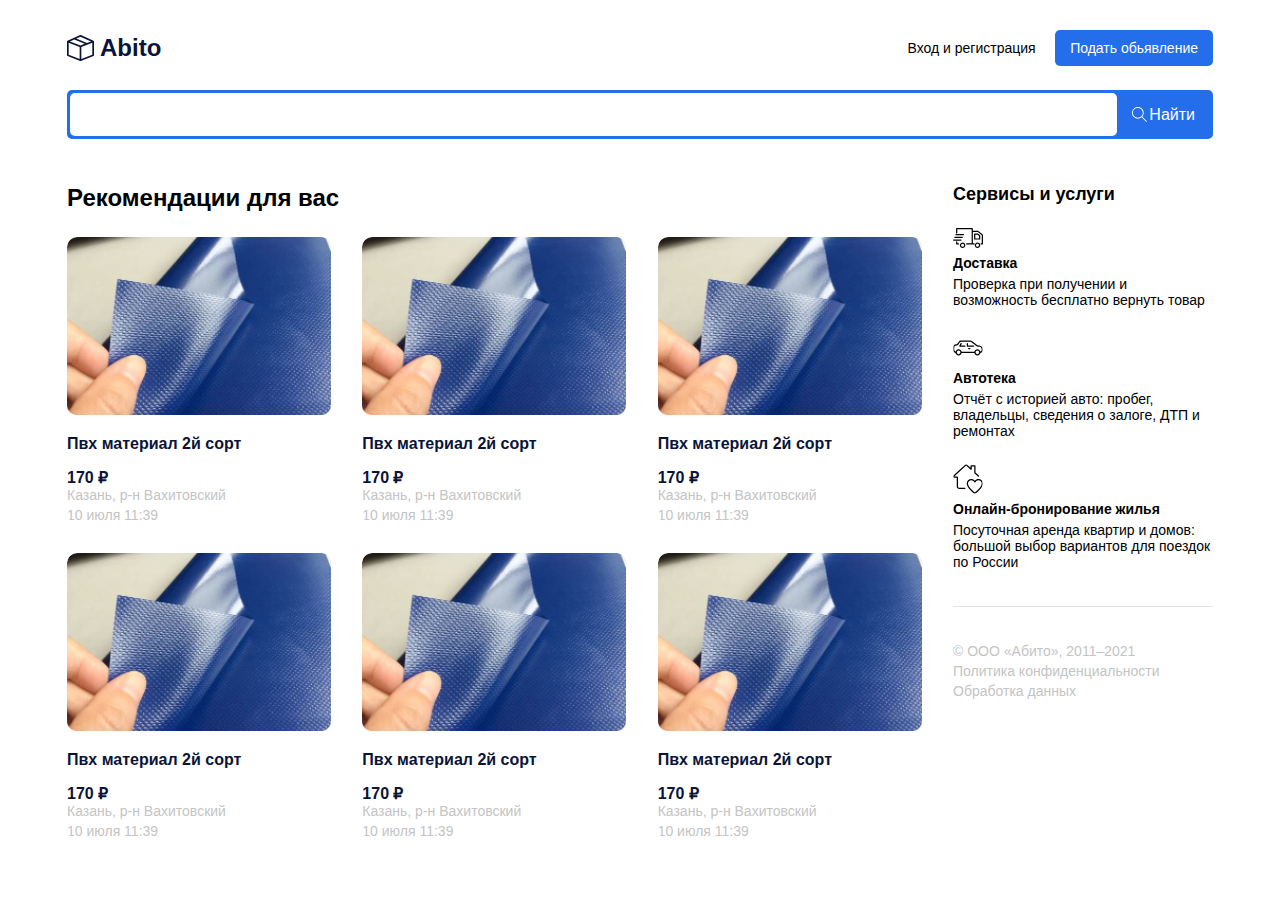
<file: index.html>
<!DOCTYPE html>
<html lang="en">
<head>
    <meta charset="UTF-8">
    <meta name="viewport" content="width=device-width, initial-scale=1.0">
    <link rel="stylesheet" href="./style.css">
    <title>Abito</title>
</head>
<body>
    <header class="header">
        <div class="container">
            <div class="header-box">
                <a href="./"  class="header-logo">
                    <img src="./images/logo.svg" alt="logo">
                    <span>Abito</span>
                </a>
                <div class="header-controls">
                    <button class="btn btn-outline">Вход и регистрация</button>
                    <button class="btn btn-primary">Подать обьявление</button>
                </div>
                <div class="header-bubger">
                    <img src="./images/burger.svg" alt="menu">
                </div>
            </div>
        </div>
    </header>
    <main>
        <section class="search">
            <div class="container">
                <div class="search-box">
                    <input type="text">
                    <button class="btn btn-primary search-btn">
                        <img class="search-btn__icon" src="./images/search.svg" alt="search">
                        <span class="search-btn__text">Найти</span>
                    </button>
                </div>
            </div>
        </section>
        <section class="contatn">
            <div class="container">
                <div class="contant-box">
                    <div class="contatnt-main">
                        <h2 class="contatnt-main__title">Рекомендации для вас</h2>
                        <div class="contatnt-main__list">
                            <a href="./product.html" class="contant-main__list-item">
                                <div class="contant-main__list-item--img">
                                    <img src="./images/card-img.png" alt="card image">
                                </div>
                                <h5 class="contant-main__list-item--title">Пвх материал 2й сорт</h5>
                                <strong class="contant-main__list-item--price">170 ₽</strong>
                                <div class="contant-main__list-item--descr-box">
                                    <span class="contant-main__list-item--descr">Казань, р-н Вахитовский</span>
                                    <span class="contant-main__list-item--descr">10 июля 11:39</span>
                                </div>
                            </a>
                            <a href="./product.html" class="contant-main__list-item">
                                <div class="contant-main__list-item--img">
                                    <img src="./images/card-img.png" alt="card image">
                                </div>
                                <h5 class="contant-main__list-item--title">Пвх материал 2й сорт</h5>
                                <strong class="contant-main__list-item--price">170 ₽</strong>
                                <div class="contant-main__list-item--descr-box">
                                    <span class="contant-main__list-item--descr">Казань, р-н Вахитовский</span>
                                    <span class="contant-main__list-item--descr">10 июля 11:39</span>
                                </div>
                            </a>
                            <a href="./product.html" class="contant-main__list-item">
                                <div class="contant-main__list-item--img">
                                    <img src="./images/card-img.png" alt="card image">
                                </div>
                                <h5 class="contant-main__list-item--title">Пвх материал 2й сорт</h5>
                                <strong class="contant-main__list-item--price">170 ₽</strong>
                            <div class="contant-main__list-item--descr-box">
                                <span class="contant-main__list-item--descr">Казань, р-н Вахитовский</span>
                                <span class="contant-main__list-item--descr">10 июля 11:39</span>
                            </div>
                            </a>
                            <a href="./product.html" class="contant-main__list-item">
                                <div class="contant-main__list-item--img">
                                    <img src="./images/card-img.png" alt="card image">
                                </div>
                                <h5 class="contant-main__list-item--title">Пвх материал 2й сорт</h5>
                                <strong class="contant-main__list-item--price">170 ₽</strong>
                                <div class="contant-main__list-item--descr-box">
                                    <span class="contant-main__list-item--descr">Казань, р-н Вахитовский</span>
                                    <span class="contant-main__list-item--descr">10 июля 11:39</span>
                                </div>
                            </a>
                            <a href="./product.html" class="contant-main__list-item">
                                <div class="contant-main__list-item--img">
                                    <img src="./images/card-img.png" alt="card image">
                                </div>
                                <h5 class="contant-main__list-item--title">Пвх материал 2й сорт</h5>
                                <strong class="contant-main__list-item--price">170 ₽</strong>
                                <div class="contant-main__list-item--descr-box">
                                    <span class="contant-main__list-item--descr">Казань, р-н Вахитовский</span>
                                    <span class="contant-main__list-item--descr">10 июля 11:39</span>
                                </div>
                            </a>
                            <a href="./product.html" class="contant-main__list-item">
                                <div class="contant-main__list-item--img">
                                    <img src="./images/card-img.png" alt="card image">
                                </div>
                                <h5 class="contant-main__list-item--title">Пвх материал 2й сорт</h5>
                                <strong class="contant-main__list-item--price">170 ₽</strong>
                                <div class="contant-main__list-item--descr-box">
                                    <span class="contant-main__list-item--descr">Казань, р-н Вахитовский</span>
                                    <span class="contant-main__list-item--descr">10 июля 11:39</span>
                                </div>
                            </a>
                        </div>
                    </div>
                    <div class="contant-side">
                        <h3 class="contant-side__title">Сервисы и услуги</h3>
                        <div class="contant-side__box">
                            <div class="contant-side__list">
                                <div class="contant-side__list--item">
                                    <img src="./images/side-info-1.svg" alt="side-info" class="contant-side__list--item-img">
                                    <h5 class="contant-side__list--item-title">
                                        Доставка
                                    </h5>
                                    <p class="contant-side__list--item-text">
                                        Проверка при получении и возможность бесплатно вернуть товар
                                    </p>
                                </div>
                                <div class="contant-side__list--item">
                                    <img src="./images/side-info-2.svg" alt="side-info" class="contant-side__list--item-img">
                                    <h5 class="contant-side__list--item-title">
                                        Автотека
                                    </h5>
                                    <p class="contant-side__list--item-text">
                                        Отчёт с историей авто: пробег, владельцы, сведения о залоге, ДТП и ремонтах
                                    </p>
                                </div>
                                <div class="contant-side__list--item">
                                    <img src="./images/side-info-3.svg" alt="side-info" class="contant-side__list--item-img">
                                    <h5 class="contant-side__list--item-title">
                                        Онлайн-бронирование жилья
                                    </h5>
                                    <p class="contant-side__list--item-text">
                                        Посуточная аренда квартир и домов: большой выбор вариантов для поездок по России
                                    </p>
                                </div>
                            </div>
                            <div class="contant-side__footer">
                                <p class="contant-side__footer-item">
                                    © ООО «Абито», 2011–2021
                                </p>
                                <p class="contant-side__footer-item">
                                    Политика конфиденциальности
                                </p>
                                <p class="contant-side__footer-item">
                                    Обработка данных
                                </p>
                            </div>
                        </div>
                    </div>
                </div>
            </div>
        </section>
    </main>
</body>
</html>
</file>
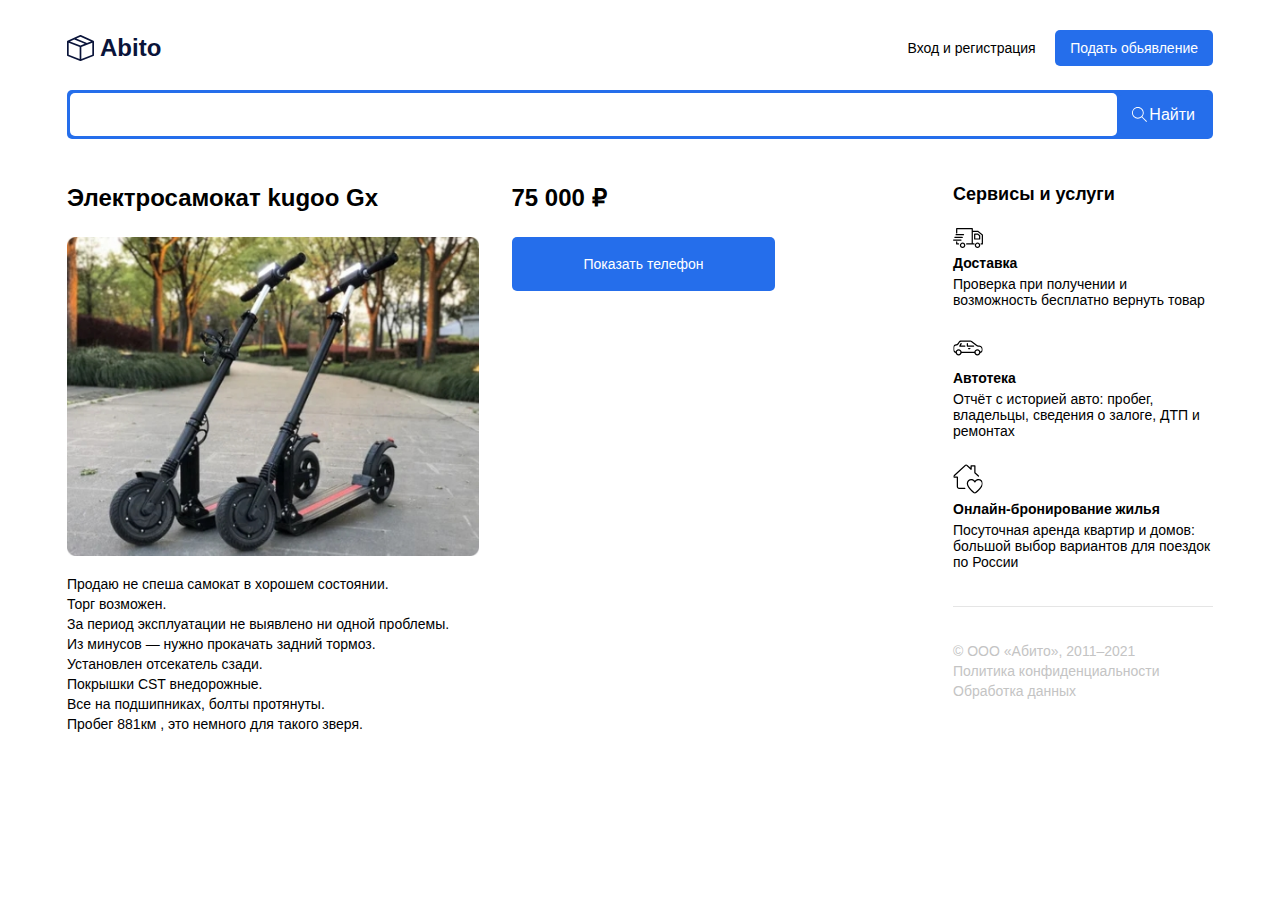
<file: product.html>
<!DOCTYPE html>
<html lang="en">
<head>
    <meta charset="UTF-8">
    <meta name="viewport" content="width=device-width, initial-scale=1.0">
    <link rel="stylesheet" href="./style.css">
    <title>Abito</title>
</head>
<body>
    <header class="header">
        <div class="container">
            <div class="header-box">
                <a href="./"  class="header-logo">
                    <img src="./images/logo.svg" alt="logo">
                    <span>Abito</span>
                </a>
                <div class="header-controls">
                    <button class="btn btn-outline">Вход и регистрация</button>
                    <button class="btn btn-primary">Подать обьявление</button>
                </div>
                <div class="header-bubger">
                    <img src="./images/burger.svg" alt="menu">
                </div>
            </div>
        </div>
    </header>
    <main>
        <section class="search">
            <div class="container">
                <div class="search-box">
                    <input type="text">
                    <button class="btn btn-primary search-btn">
                        <img class="search-btn__icon" src="./images/search.svg" alt="search">
                        <span class="search-btn__text">Найти</span>
                    </button>
                </div>
            </div>
        </section>
        <section class="contatn">
            <div class="container">
                <div class="contant-box">
                    <div class="contatnt-product">
                        <div class="contatnt-product__left">
                            <h2 class="contant-product__title">
                                Электросамокат kugoo Gx
                            </h2>
                            <img src="./images/product-img.jpeg" alt="product image" class="contant-product__img">
                            <p class="contant-product__text">
                                Продаю не спеша самокат в хорошем состоянии.<br>
                                Торг возможен.<br>
                                За период эксплуатации не выявлено ни одной проблемы.<br>
                                Из минусов — нужно прокачать задний тормоз.<br>
                                Установлен отсекатель сзади.<br>
                                Покрышки CST внедорожные.<br>
                                Все на подшипниках, болты протянуты.<br>
                                Пробег 881км , это немного для такого зверя.
                            </p>
                        </div>
                        <div class="contatnt-product__right">
                            <h2 class="contant-product__price">
                                75 000 ₽
                            </h2>
                            <button class="btn btn-primary btn-large">
                                Показать телефон
                            </button>
                        </div>
                    </div>
                    <div class="contant-side">
                        <h3 class="contant-side__title">Сервисы и услуги</h3>
                        <div class="contant-side__box">
                            <div class="contant-side__list">
                                <div class="contant-side__list--item">
                                    <img src="./images/side-info-1.svg" alt="side-info" class="contant-side__list--item-img">
                                    <h5 class="contant-side__list--item-title">
                                        Доставка
                                    </h5>
                                    <p class="contant-side__list--item-text">
                                        Проверка при получении и возможность бесплатно вернуть товар
                                    </p>
                                </div>
                                <div class="contant-side__list--item">
                                    <img src="./images/side-info-2.svg" alt="side-info" class="contant-side__list--item-img">
                                    <h5 class="contant-side__list--item-title">
                                        Автотека
                                    </h5>
                                    <p class="contant-side__list--item-text">
                                        Отчёт с историей авто: пробег, владельцы, сведения о залоге, ДТП и ремонтах
                                    </p>
                                </div>
                                <div class="contant-side__list--item">
                                    <img src="./images/side-info-3.svg" alt="side-info" class="contant-side__list--item-img">
                                    <h5 class="contant-side__list--item-title">
                                        Онлайн-бронирование жилья
                                    </h5>
                                    <p class="contant-side__list--item-text">
                                        Посуточная аренда квартир и домов: большой выбор вариантов для поездок по России
                                    </p>
                                </div>
                            </div>
                            <div class="contant-side__footer">
                                <p class="contant-side__footer-item">
                                    © ООО «Абито», 2011–2021
                                </p>
                                <p class="contant-side__footer-item">
                                    Политика конфиденциальности
                                </p>
                                <p class="contant-side__footer-item">
                                    Обработка данных
                                </p>
                            </div>
                        </div>
                    </div>
                </div>
            </div>
        </section>
    </main>
</body>
</html>
</file>
<file: style.css>
*{
    box-sizing: border-box;
}

body{
    margin: 0;
    font-family: sans-serif;
}

.container{
    width: 100%;
    max-width: 1170px;
    padding: 0 12px;
    margin: 0 auto;
}
.header{
    padding-top: 30px;
    padding-bottom: 24px;
}
.header-box{
    display: flex;
    justify-content: space-between;
    align-items: center;
}
.header-logo{
    display: flex;
    justify-content: flex-start;
    align-items: center;
    text-decoration: none;
}
.header-logo span{
    line-height: 28px;
    font-size: 24px;
    font-weight: 700;
    margin-left: 6px;
    color: rgb(10, 20, 58);
}
.header-bubger{
    width: 30px;
    height: 15px;
    display: none;
}

.btn{
    line-height: 16px;
    font-size: 14px;
    font-weight: 400; 
    padding: 10px 15px;
    border-radius: 5px;
    border: none;
    cursor: pointer;
}
.btn-outline{
    background-color: transparent;
}
.btn-primary{
    background-color: rgb(37, 110, 235);
    color: #fff;
}
.search{
    margin-bottom: 45px;
}
.search-box{
    width: 100%;
    border-radius: 5px;
    background-color: rgb(37, 110, 235);
    padding: 3px;
    display: flex;
    align-items: center;
    justify-content: flex-start;
}
.search-box input{
    flex-grow: 1;
    padding: 14px 22px;
    border-radius: 5px;
    outline: none;
    border: none;
    min-width: 0;
}
.search-btn{
    display: flex;
    align-items: center;
}
.search-btn .search-btn__icon{
    width: 15px;
    height: 15px;
}
.search-btn .search-btn__text{
    margin-left: 2px;
    font-size: 16px;
    line-height: 19px;
}

.contant{
    padding-bottom: 50px;
}
.contant-box{
    display: flex;
    justify-content: space-between;
    align-items: flex-start;
    gap: 30px;
}
.contant-main{
    flex-grow: 1;
}
.contant-side{
    width: 260px;
    min-width: 260px;
}
.contatnt-main__title{
    font-size: 24px;
    line-height: 28px;
    margin-top: 0;
    margin-bottom: 25px;
}

.contatnt-main__list{
    display: flex;
    justify-content: space-between;
    flex-wrap: wrap;
    row-gap: 30px;
}
.contant-main__list-item{ 
    width: calc((100% - 60px) /3);
    display: flex;
    flex-direction: column;
    align-items: flex-start;
    border-radius: 10px;
    overflow: hidden;
    text-decoration: none;
}

.contant-main__list-item--img img{
    width: 100%;
}
.contant-main__list-item--title{
    margin-top: 15px;
    margin-bottom: 5px;
    font-size: 16px;
    line-height: 19px;
    color: rgb(10, 20, 58);
}
.contant-main__list-item:hover .contant-main__list-item--title{
    color: rgb(37, 110, 235);
}
.contant-main__list-item--price {
    margin-top: 10px;
    font-size: 16px;
    line-height: 19px;
    color: rgb(10, 20, 58);
}
.contant-main__list-item--descr-box{
    display: flex;
    flex-direction: column;
    row-gap: 4px;
}
.contant-main__list-item--descr{
    font-size: 14px;
    line-height: 16px;
    color: rgb(196, 196, 196);
}
.contant-side__title{
    font-size: 18px;
    line-height: 21px;
    margin-top: 0;
    margin-bottom: 23px;
}

.contant-side__list{
    display: flex;
    flex-direction: column;
    justify-content: space-between;
    height: 100%;
    gap: 25px;
    border-bottom: 1px solid rgb(229, 229, 229);
    padding-bottom: 36px;
    margin-bottom: 36px;
}
.contant-side__list--item{
    display: flex;
    flex-direction: column;
    align-items: flex-start;
}
.contant-side__list--item-title{
    margin-top: 7px;
    margin-bottom: 5px;
    font-size: 14px;
    line-height: 16px;
}
.contant-side__list--item-text{
    font-size: 14px;
    line-height: 16px;
    margin: 0;
}

.contant-side__footer{
    display: flex;
    flex-direction: column;
    gap: 4px;
}
.contant-side__footer-item{
    color: rgb(196, 196, 196);
    margin: 0;
    font-size: 14px;
    line-height: 16px;
}
.contatnt-product{
    display: flex;
    flex-grow: 1;
    gap: 33px;
}
.contatnt-product__left{
    flex-basis: 50%;
}
.contatnt-product__right{
    flex-basis: 50%;
}
.contant-product__title, .contant-product__price{
    font-size: 24px;
    line-height: 28px;
    margin-top: 0;
    margin-bottom: 25px;
}

.contant-product__img{
    width: 100%;
}
.contant-product__text{
    font-size: 14px;
    line-height: 20px;
}
.btn-large{
    padding: 19px 72px;
}

@media (max-width: 1200px) {
    .container{
        max-width: 930px;
    }

    .contant-main__list-item{
        width: calc((100% - 30px) /2);
    }
}
@media (max-width: 991px) {
    .container {
        max-width: 730px;
    }
    .contant-box{
        flex-direction: column;
    }
    .contant-main{
        width: 100%;
    }
    .contant-side{
        width: 100%;
        min-width: 0;
    }
    .contatnt-product{
        flex-direction: column;
        width: 100%;
    }
    .contatnt-product__left{
        flex-basis: 100%;
        width: 100%;
    }
    .contatnt-product__right{
        flex-basis: 100%;
        width: 100%;
    }
}
@media (max-width: 786px) {
    .container {
        max-width: 100%;
    }
    
    .header-bubger {
        display: block;
    }
    .header-controls {
        display: none;
    }
    .search-btn .search-btn__text{
        display: none;
    }

}

@media (max-width: 480px) {
    .contant-main__list-item{
        width: 100%;
    }
}
</file>
